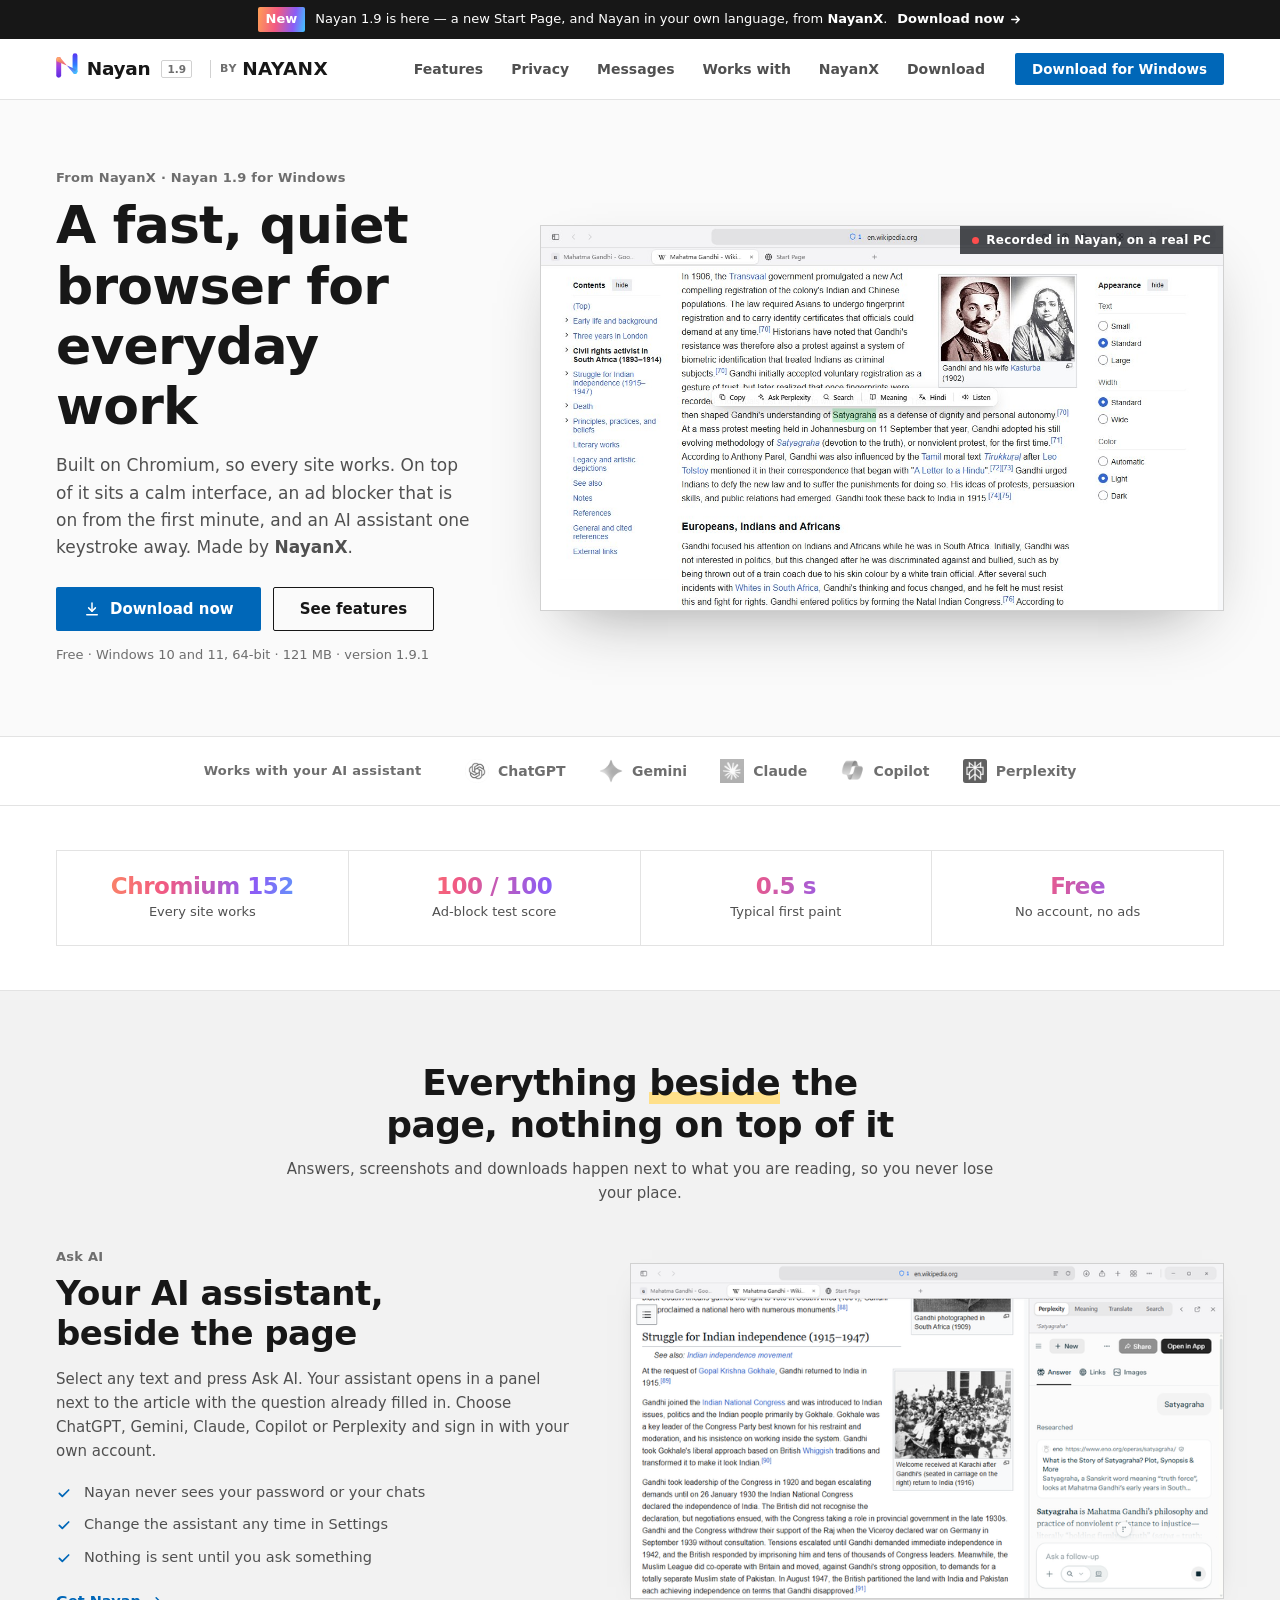
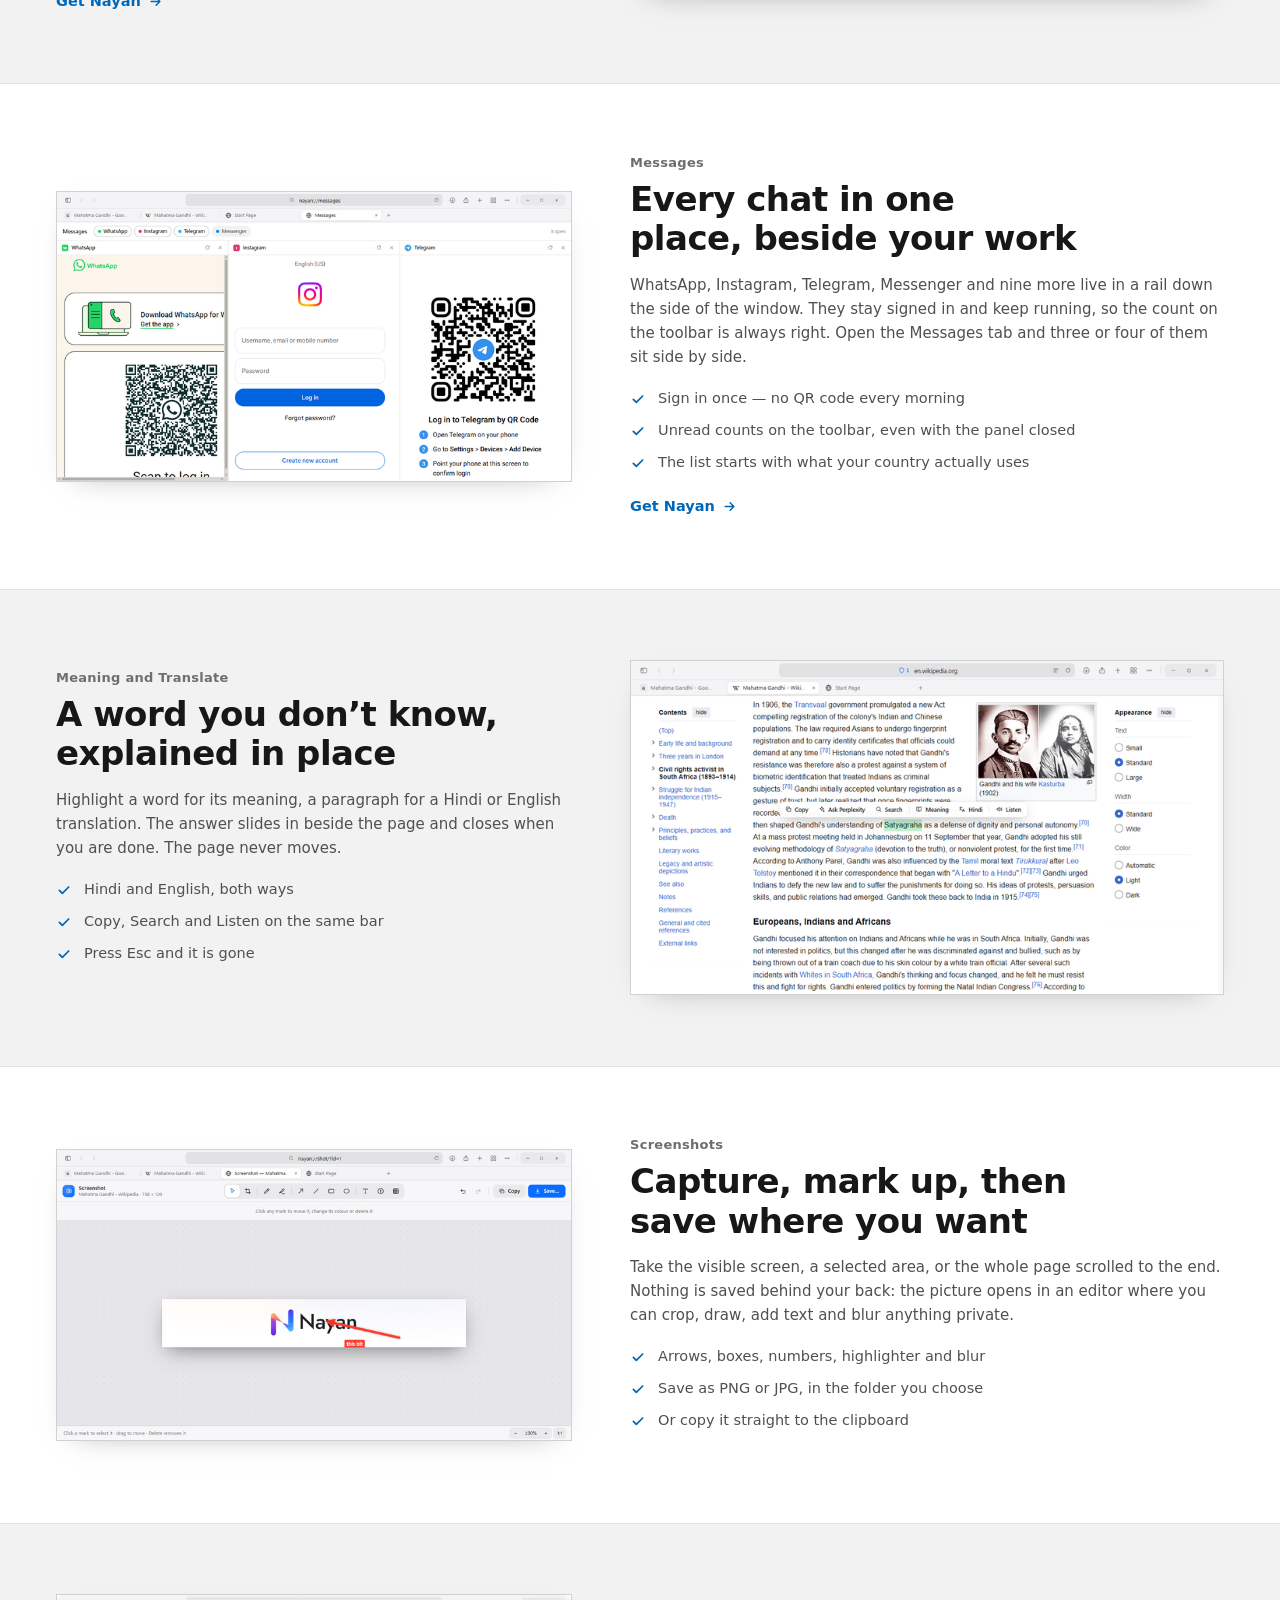
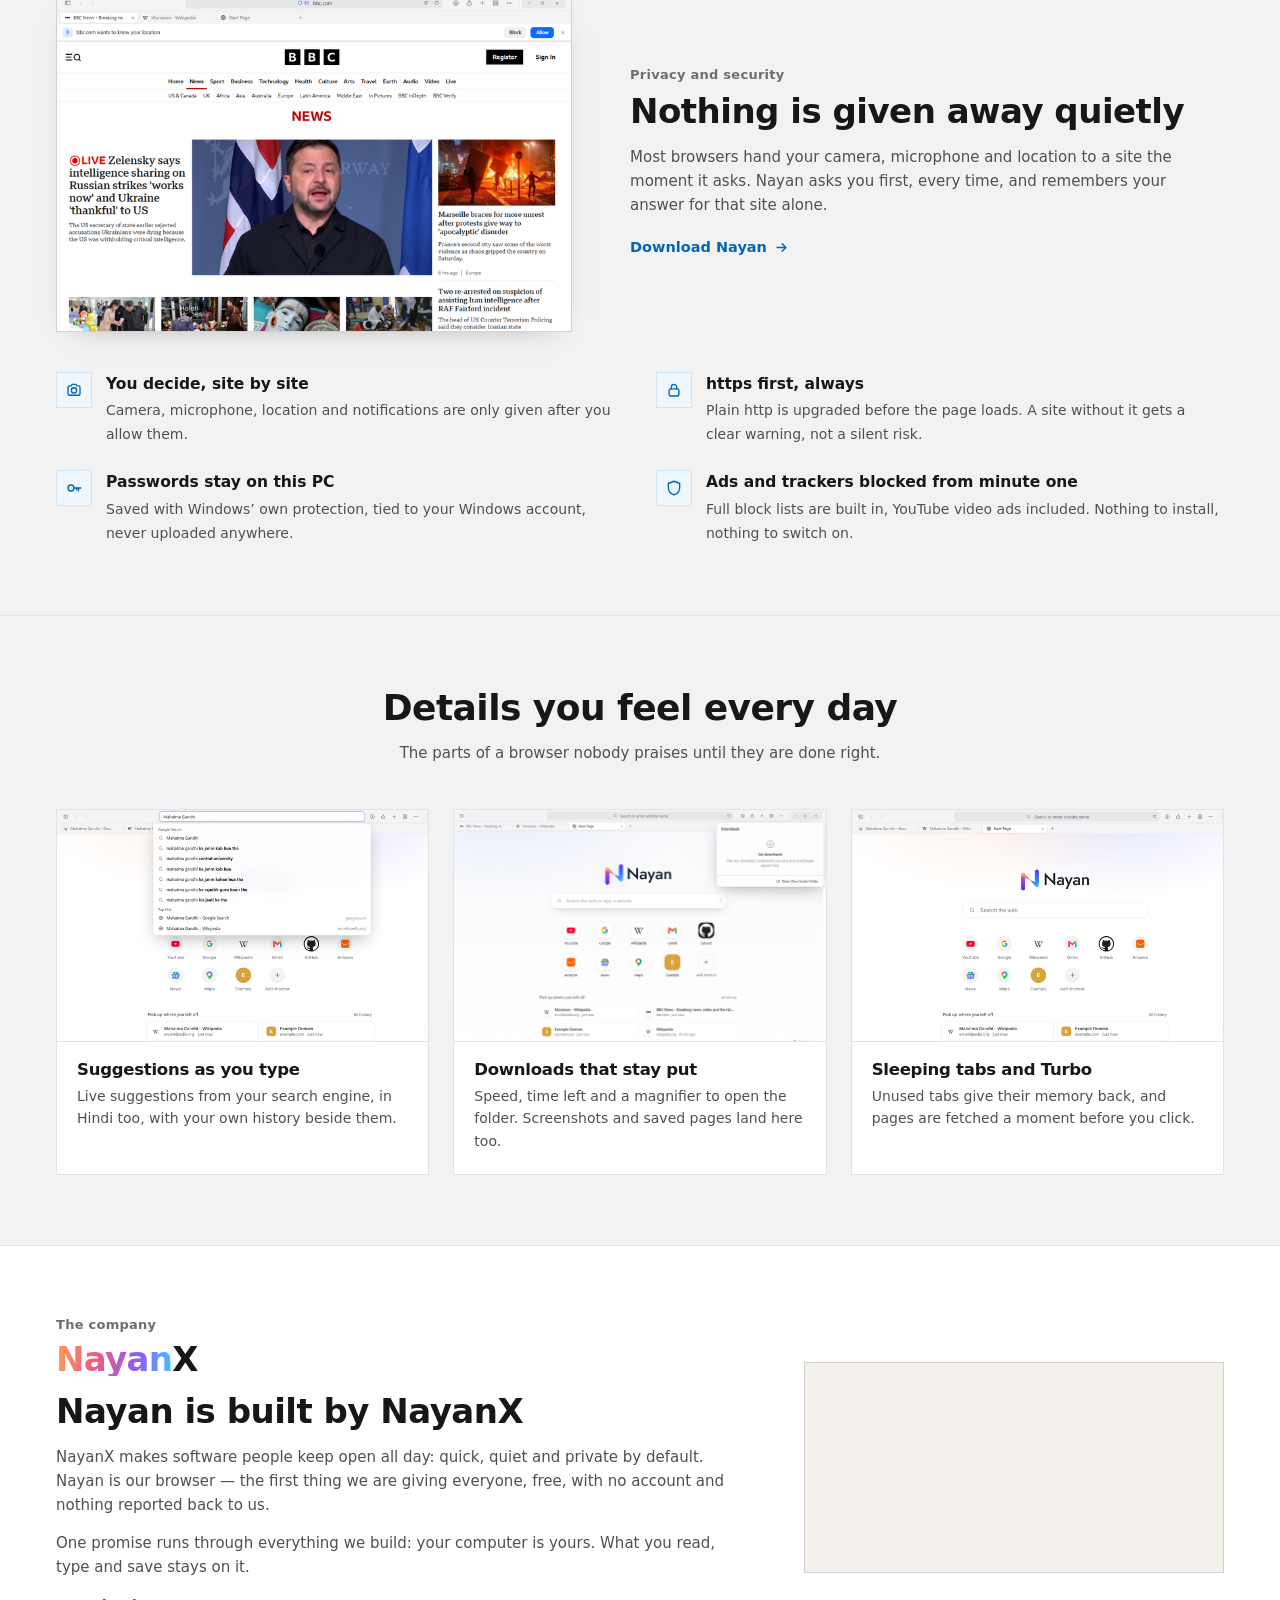
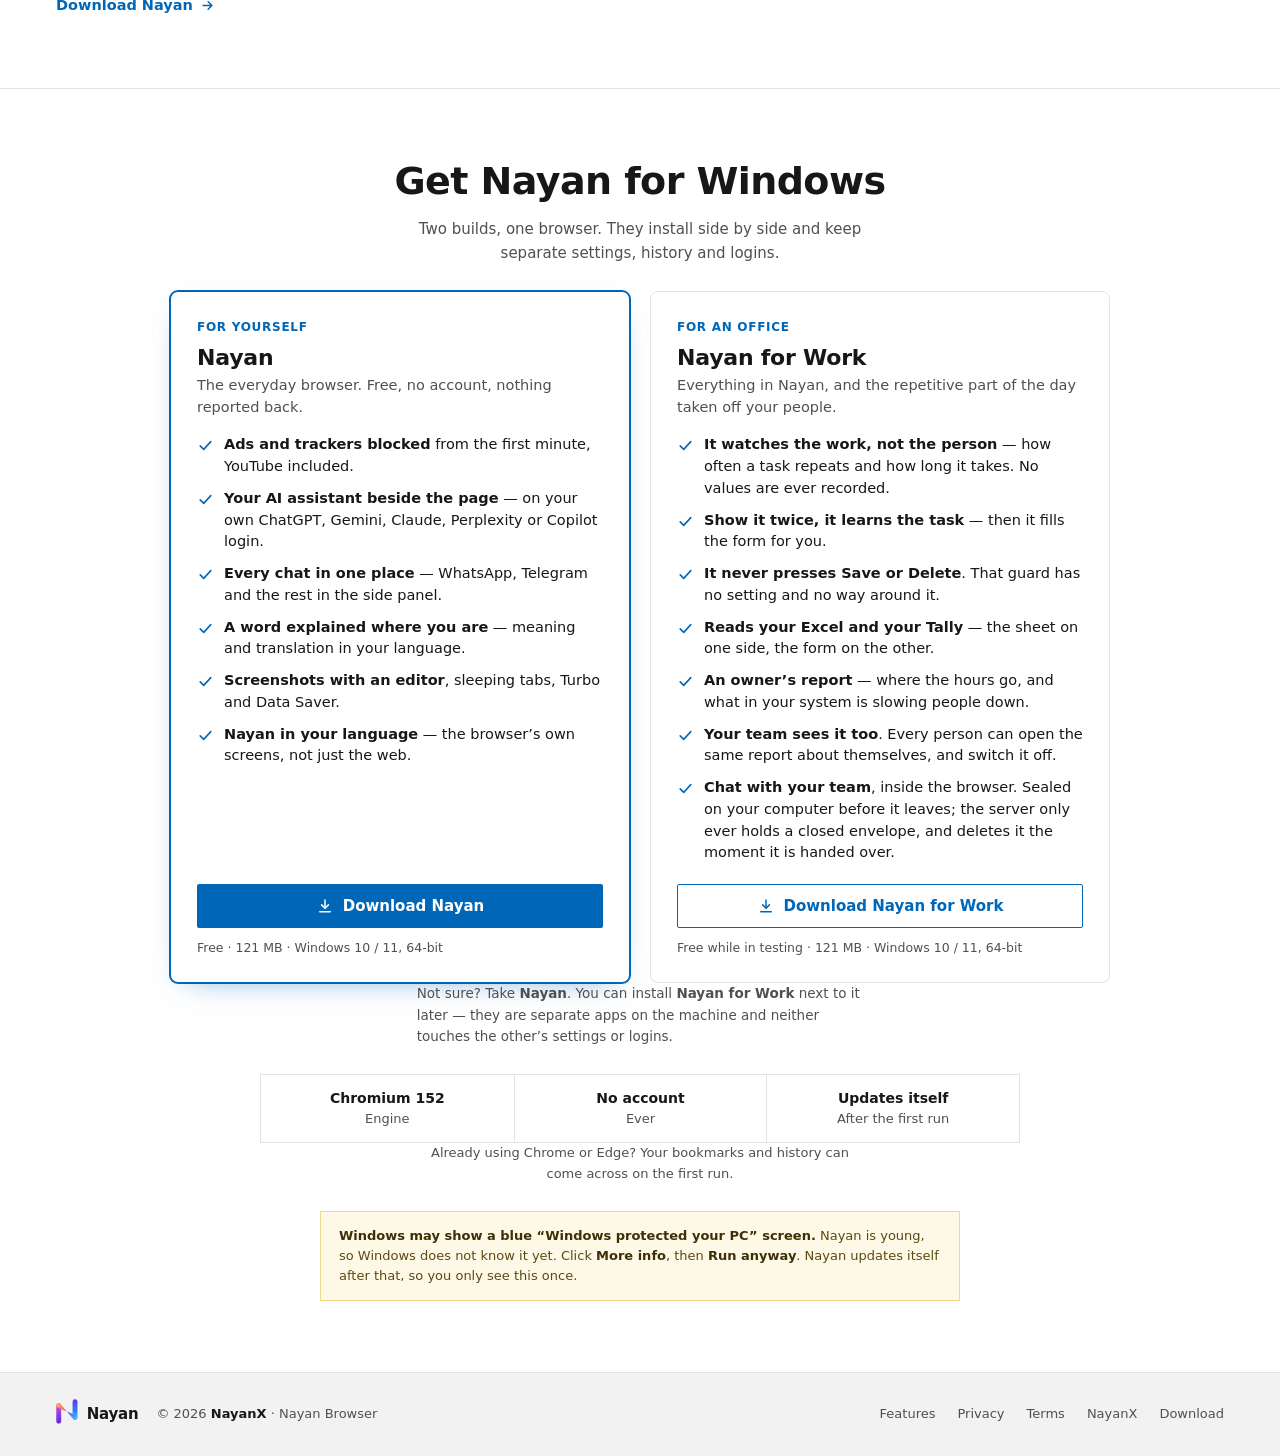
<file: docs/index.html>
<!doctype html>
<html lang="en">
<head>
<meta charset="utf-8">
<meta name="viewport" content="width=device-width, initial-scale=1">
<title>Nayan — a fast, quiet browser for Windows, by NayanX</title>
<meta name="description" content="Nayan is a free browser for Windows from NayanX. Ads and trackers blocked from the first minute, your AI assistant beside the page, and nothing reported back to us.">
<link rel="icon" href="img/icon.png">
<link rel="canonical" href="https://nayan.suryabharti.in/">
<meta property="og:type" content="website">
<meta property="og:site_name" content="NayanX">
<meta property="og:title" content="Nayan — a fast, quiet browser for Windows">
<meta property="og:description" content="Free, from NayanX. Ads and trackers blocked, your AI assistant beside the page, nothing reported back to us.">
<meta property="og:image" content="https://nayan.suryabharti.in/img/poster.jpg">
<meta property="og:url" content="https://nayan.suryabharti.in/">
<meta name="twitter:card" content="summary_large_image">
<meta name="theme-color" content="#171717">
</head>
<body>
<style>
/* Microsoft's own look: Segoe UI, white and light-grey bands, one blue, square-ish edges, thin rules, no gradients
   except the product's own logo. Layout: thin top bar, two-column hero, alternating bands, card row, download band. */
:root {
  --bg: #FFFFFF; --band: #F2F2F2; --band-2: #FAFAFA;
  --ink: #171717; --ink-2: #505050; --ink-3: #6E6E6E; --line: #E3E3E3; --line-2: #D1D1D1;
  --blue: #0067B8; --blue-dark: #005499; --blue-light: #EFF6FC;
  --f: "Segoe UI Variable Text", "Segoe UI", system-ui, -apple-system, Roboto, Arial, sans-serif;
  --fd: "Segoe UI Variable Display", "Segoe UI Semibold", "Segoe UI", system-ui, Arial, sans-serif;
  --brand: "Segoe UI Variable Display", "Segoe UI", system-ui, Arial, sans-serif;
  color-scheme: light;
}
* { box-sizing: border-box; }
body { margin: 0; background: var(--bg); color: var(--ink); font: 400 15px/1.6 var(--f); -webkit-font-smoothing: antialiased; overflow-x: hidden; }
img { max-width: 100%; display: block; height: auto; }
a { color: var(--blue); }
h1, h2, h3, h4 { margin: 0; font-family: var(--fd); font-weight: 600; letter-spacing: -.015em; line-height: 1.16; text-wrap: balance; }
p { margin: 0; }
.wrap { max-width: 1200px; margin: 0 auto; padding-left: max(16px, env(safe-area-inset-left, 0px)); padding-right: max(16px, env(safe-area-inset-right, 0px)); }
.eyebrow { display: block; font: 600 13px var(--f); color: var(--ink-3); letter-spacing: .02em; margin-bottom: 10px; }

/* ---------- announcement strip + top bar ---------- */
.strip { background: #171717; color: #fff; font-size: 13px; }
.strip .wrap { display: flex; align-items: center; justify-content: center; gap: 10px; min-height: 36px; padding-block: 7px; text-align: center; flex-wrap: wrap; }
.strip .new { font-weight: 600; padding: 2px 8px; border-radius: 2px; background: linear-gradient(100deg, #FF9F55, #F25A82 40%, #8B5CF6 75%, #3FC6FF); }
.strip a { color: #fff; font-weight: 600; text-decoration: none; display: inline-flex; align-items: center; gap: 5px; }
.strip a:hover { text-decoration: underline; }
.strip svg { width: 13px; height: 13px; stroke: currentColor; fill: none; stroke-width: 2.4; stroke-linecap: round; stroke-linejoin: round; }

.nav { position: sticky; top: env(safe-area-inset-top, 0px); z-index: 30; background: rgba(255,255,255,.88); backdrop-filter: blur(16px) saturate(180%);
  border-bottom: 1px solid var(--line); transition: box-shadow .2s, background .2s; }
.nav.stuck { box-shadow: 0 1px 10px rgba(0,0,0,.07); background: rgba(255,255,255,.95); }
.nav::after { content: ""; position: absolute; left: 0; right: 0; bottom: -1px; height: 2px; opacity: 0;
  background: linear-gradient(100deg, #FF9F55, #F25A82 32%, #8B5CF6 66%, #3FC6FF); transition: opacity .25s; }
.nav.stuck::after { opacity: 1; }
body::before { content: ""; position: fixed; inset: 0 0 auto; height: env(safe-area-inset-top, 0px); z-index: 31; background: #171717; }
.nav .wrap { display: flex; align-items: center; gap: 28px; height: 60px; }
.brand { display: flex; align-items: center; gap: 9px; text-decoration: none; color: var(--ink); }
.brand svg { height: 25px; width: auto; overflow: visible; }
.brand b { font: 600 18.5px/1 var(--brand); letter-spacing: -.015em; }
.brand .ver { font: 600 10.5px/1 var(--f); color: var(--ink-3); border: 1px solid var(--line-2); border-radius: 2px; padding: 3px 5px; margin-left: 2px; }
.links { margin-left: auto; display: flex; gap: 4px; align-items: center; }
.links a.nl { text-decoration: none; font-size: 14px; font-weight: 600; color: var(--ink-2); padding: 8px 12px; position: relative; }
.links a.nl:hover { color: var(--ink); }
.links a.nl::after { content: ""; position: absolute; left: 12px; right: 12px; bottom: 2px; height: 2px; background: var(--blue); transform: scaleX(0); transform-origin: left; transition: transform .22s; }
.links a.nl:hover::after { transform: scaleX(1); }
.links .btn { margin-left: 14px; }
@media (max-width: 860px) { .links a.nl { display: none; } .links .btn { margin-left: 0; } .brand .ver { display: none; } }

/* ---------- works with (thin band) ---------- */
.avail { background: var(--bg); border-bottom: 1px solid var(--line); }
.avail .wrap { display: flex; align-items: center; justify-content: center; gap: clamp(18px, 3.4vw, 46px); padding-block: 22px; flex-wrap: wrap; }
.avail .lbl { font-size: 13px; font-weight: 600; color: var(--ink-3); letter-spacing: .02em; white-space: nowrap; }
.avail .logos { display: flex; align-items: center; gap: clamp(16px, 2.6vw, 38px); flex-wrap: wrap; justify-content: center; }
.avail .one { display: flex; align-items: center; gap: 9px; filter: grayscale(1); opacity: .62; transition: filter .25s, opacity .25s, transform .25s; }
.avail .one:hover { filter: none; opacity: 1; transform: translateY(-1px); }
.avail .one img { width: 24px; height: 24px; object-fit: contain; }
.avail .one span { font-size: 14px; font-weight: 600; color: var(--ink); white-space: nowrap; }
@media (max-width: 620px) { .avail .one span { display: none; } .avail .one img { width: 28px; height: 28px; } }

/* ---------- buttons ---------- */
.btn { position: relative; overflow: hidden; display: inline-flex; align-items: center; justify-content: center; gap: 9px; min-height: 44px; padding: 0 26px; border: 1px solid transparent; border-radius: 2px;
  font: 600 15px var(--f); color: #fff; background: var(--blue); cursor: pointer; text-decoration: none; transition: background .15s, box-shadow .2s, transform .12s; }
.btn:hover { background: var(--blue-dark); box-shadow: 0 6px 18px -8px rgba(0,103,184,.8); transform: translateY(-1px); }
.btn:active { transform: translateY(0); }
.btn::after { content: ""; position: absolute; top: 0; bottom: 0; width: 55%; left: -70%; transform: skewX(-20deg);
  background: linear-gradient(90deg, transparent, rgba(255,255,255,.28), transparent); transition: left .6s; }
.btn:hover::after { left: 130%; }
.btn.sm { min-height: 32px; padding: 0 16px; font-size: 13.5px; }
.btn.alt { background: transparent; color: var(--ink); border-color: var(--ink); }
.btn.alt:hover { background: rgba(0,0,0,.05); }
.btn svg { width: 18px; height: 18px; stroke: currentColor; fill: none; stroke-width: 2; stroke-linecap: round; stroke-linejoin: round; }
a:focus-visible, .btn:focus-visible { outline: 2px solid var(--ink); outline-offset: 2px; }
.link { display: inline-flex; align-items: center; gap: 7px; color: var(--blue); font-weight: 600; text-decoration: none; font-size: 14.5px; }
.link:hover { text-decoration: underline; }
.link svg { width: 15px; height: 15px; stroke: currentColor; fill: none; stroke-width: 2.4; stroke-linecap: round; stroke-linejoin: round; }

/* ---------- hero ---------- */
.hero { background: var(--band-2); border-bottom: 1px solid var(--line); }
.hero .wrap { display: grid; grid-template-columns: minmax(0, 420px) minmax(0, 1fr); gap: clamp(28px, 5vw, 72px); align-items: center; padding-block: clamp(40px, 5.5vw, 72px); }
.hero h1 { font-size: clamp(32px, 4.4vw, 52px); font-weight: 600; margin-bottom: 16px; }
.hero p.lead { color: var(--ink-2); font-size: clamp(15px, 1.4vw, 17px); margin-bottom: 26px; }
.hero .cta { display: flex; gap: 12px; flex-wrap: wrap; }
.hero .meta { margin-top: 14px; color: var(--ink-3); font-size: 13px; }
.shot { border: 1px solid var(--line-2); background: #fff; position: relative; }
.hero .shot { box-shadow: 0 24px 60px -30px rgba(23,23,23,.4); }
.hero .shot::before { content: ""; position: absolute; inset: -28px -20px -10px; z-index: -1; border-radius: 50%; filter: blur(60px);
  background: radial-gradient(60% 60% at 30% 40%, rgba(124,77,255,.22), transparent 70%), radial-gradient(60% 60% at 75% 55%, rgba(63,198,255,.22), transparent 70%); }
@media (max-width: 900px) { .hero .wrap { grid-template-columns: 1fr; } }

/* ---------- bands ---------- */
.band { border-bottom: 1px solid var(--line); }
.band.grey { background: var(--band); }
.band .wrap { padding-block: clamp(44px, 5.5vw, 76px); }
.split { display: grid; grid-template-columns: minmax(0, 1fr) minmax(0, 1.15fr); gap: clamp(26px, 4.5vw, 64px); align-items: center; }
.split.rev .txt { order: 2; }
.split h2 { font-size: clamp(24px, 2.9vw, 34px); margin-bottom: 14px; }
.split > .txt > p { color: var(--ink-2); margin-bottom: 18px; }
.split ul { margin: 0 0 20px; padding: 0; list-style: none; display: flex; flex-direction: column; gap: 9px; }
.split li { display: grid; grid-template-columns: 18px 1fr; gap: 10px; font-size: 14.5px; color: var(--ink-2); }
.split li svg { width: 16px; height: 16px; margin-top: 4px; stroke: var(--blue); fill: none; stroke-width: 2.6; stroke-linecap: round; stroke-linejoin: round; }
@media (max-width: 900px) { .split { grid-template-columns: 1fr; } .split.rev .txt { order: 0; } }

/* ---------- section heading ---------- */
.head { max-width: 740px; margin-bottom: clamp(28px, 4vw, 44px); }
.head h2 { font-size: clamp(24px, 3vw, 36px); margin-bottom: 12px; }
.head p { color: var(--ink-2); }
.center { text-align: center; margin-left: auto; margin-right: auto; }

/* ---------- stats ---------- */
.stats { display: grid; grid-template-columns: repeat(4, 1fr); gap: 1px; background: var(--line); border: 1px solid var(--line); }
.stats div { background: var(--bg); padding: 22px 16px; text-align: center; }
.stats b { display: block; font: 600 23px var(--fd); letter-spacing: -.02em;
  background: linear-gradient(100deg, #FF9F55, #F25A82 35%, #8B5CF6 70%, #3FC6FF); -webkit-background-clip: text; background-clip: text; color: transparent; }
.stats div { transition: background .2s; } .stats div:hover { background: var(--band-2); }
.stats span { font-size: 13px; color: var(--ink-2); }
@media (max-width: 760px) { .stats { grid-template-columns: repeat(2, 1fr); } }

/* ---------- cards ---------- */
.cards { display: grid; grid-template-columns: repeat(3, minmax(0, 1fr)); gap: 24px; }
.card { background: var(--bg); border: 1px solid var(--line); display: flex; flex-direction: column; transition: transform .2s, box-shadow .2s, border-color .2s; }
.card:hover { transform: translateY(-3px); box-shadow: 0 16px 34px -20px rgba(23,23,23,.4); border-color: var(--line-2); }
.card .thumb { border-bottom: 1px solid var(--line); overflow: hidden; aspect-ratio: 16/10; background: var(--band); }
.card .thumb img { width: 100%; height: 100%; object-fit: cover; object-position: top left; }
.card .cap { padding: 18px 20px 22px; }
.card h4 { font-size: 16.5px; margin-bottom: 6px; }
.card p { color: var(--ink-2); font-size: 14px; }
@media (max-width: 900px) { .cards { grid-template-columns: 1fr; } }

/* ---------- privacy list ---------- */
.plist { display: grid; grid-template-columns: repeat(2, minmax(0, 1fr)); gap: 24px 32px; margin-top: clamp(26px, 3.5vw, 40px); }
.pitem { display: grid; grid-template-columns: 36px 1fr; gap: 14px; align-items: start; }
.pitem .ic { width: 36px; height: 36px; display: grid; place-items: center; background: var(--blue-light); border: 1px solid #CFE4F7; }
.pitem svg { width: 18px; height: 18px; stroke: var(--blue); fill: none; stroke-width: 1.8; stroke-linecap: round; stroke-linejoin: round; }
.pitem b { display: block; font-weight: 600; font-size: 15.5px; margin-bottom: 2px; }
.pitem span { color: var(--ink-2); font-size: 14px; }
@media (max-width: 760px) { .plist { grid-template-columns: 1fr; } }

/* ---------- download ---------- */
.get { text-align: center; }
.get h2 { font-size: clamp(26px, 3.2vw, 38px); margin-bottom: 14px; }
.get p { color: var(--ink-2); max-width: 52ch; margin: 0 auto 26px; }
.specs { display: flex; gap: 0; justify-content: center; flex-wrap: wrap; margin-top: 26px; border: 1px solid var(--line); max-width: 760px; margin-left: auto; margin-right: auto; }
.specs span { flex: 1 1 150px; padding: 12px 10px; font-size: 13px; color: var(--ink-2); border-left: 1px solid var(--line); background: var(--bg); }
.specs span:first-child { border-left: 0; }
.specs b { display: block; color: var(--ink); font-weight: 600; font-size: 14px; }
.note { margin-top: 20px; font-size: 13px; color: var(--ink-3); }
.warn { max-width: 640px; margin: 18px auto 0; padding: 14px 18px; border: 1px solid #F2D98E; background: #FEF8E7;
  font-size: 13px; line-height: 1.55; color: #5C4813; text-align: left; }
.warn b { color: #3D2F06; }
.toast { position: fixed; left: 50%; bottom: calc(20px + env(safe-area-inset-bottom, 0px)); transform: translateX(-50%); background: #171717; color: #fff;
  padding: 11px 18px; border-radius: 2px; font-size: 14px; z-index: 50; }

/* ---------- footer ---------- */
footer { background: var(--band); color: var(--ink-2); font-size: 13px; }
footer .wrap { padding-block: 26px; display: flex; gap: 18px; align-items: center; flex-wrap: wrap; }
footer a { color: var(--ink-2); text-decoration: none; }
footer a:hover { text-decoration: underline; }
footer .right { margin-left: auto; display: flex; gap: 22px; flex-wrap: wrap; }
/* images lift a little so the page feels alive without moving much */
.split .shot { transition: transform .25s, box-shadow .25s; box-shadow: 0 10px 30px -22px rgba(23,23,23,.5); }
.split .shot:hover { transform: translateY(-3px); box-shadow: 0 20px 44px -24px rgba(23,23,23,.45); }
.head h2 .u { display: inline-block; background: linear-gradient(180deg, transparent 72%, #FFE08A 72%); }
/* ---------- the maker's name, beside the product's ---------- */
.by { display: inline-flex; align-items: center; gap: 5px; font: 600 11px var(--f); letter-spacing: .06em; text-transform: uppercase;
  color: var(--ink-3); border-left: 1px solid var(--line-2); margin-left: 9px; padding-left: 9px; white-space: nowrap; }
.by b { color: var(--ink); font-weight: 700; letter-spacing: .02em; }
@media (max-width: 700px) { .nav .by { display: none; } }

/* ---------- film ---------- */
.vid { position: relative; border: 1px solid var(--line-2); background: #0B0D12; overflow: hidden; }
.vid video { display: block; width: 100%; height: auto; }
.hero .vid { box-shadow: 0 26px 64px -30px rgba(23,23,23,.45); }
.hero .vid::before { content: ""; position: absolute; inset: -30px -22px -12px; z-index: -1; border-radius: 50%; filter: blur(62px);
  background: radial-gradient(60% 60% at 30% 40%, rgba(124,77,255,.22), transparent 70%), radial-gradient(60% 60% at 75% 55%, rgba(63,198,255,.22), transparent 70%); }
.vid .tag { position: absolute; right: 0; top: 0; display: flex; align-items: center; gap: 7px; padding: 7px 12px;
  background: rgba(11,13,18,.72); color: #fff; font: 600 12px var(--f); letter-spacing: .02em; }
.vid .dot { width: 7px; height: 7px; border-radius: 50%; background: #FF4D4D; animation: blip 1.6s infinite; }
@keyframes blip { 0%, 100% { opacity: 1; } 50% { opacity: .25; } }

/* ---------- the company band ---------- */
.nx .wrap { display: grid; grid-template-columns: minmax(0, 1fr) minmax(0, 420px); gap: clamp(26px, 4.5vw, 64px); align-items: center; }
.nx h2 { font-size: clamp(24px, 3vw, 34px); margin-bottom: 14px; }
.nx p { color: var(--ink-2); margin-bottom: 14px; }
.nx .mark { display: inline-flex; align-items: baseline; font: 700 34px/1 var(--fd); letter-spacing: -.02em; margin-bottom: 16px; }
.nx .mark i { font-style: normal; background: linear-gradient(100deg, #FF9F55, #F25A82 35%, #8B5CF6 70%, #3FC6FF);
  -webkit-background-clip: text; background-clip: text; color: transparent; }
.nx .film { border: 1px solid var(--line-2); overflow: hidden; background: #F4F1ED; }
.nx .film video { display: block; width: 100%; height: auto; }
@media (max-width: 900px) { .nx .wrap { grid-template-columns: 1fr; } }

@media (prefers-reduced-motion: reduce) { *, .btn::after { transition: none !important; } }

/* --- Download ke do raaste --- */
.picks { display: grid; grid-template-columns: repeat(2, minmax(0, 1fr)); gap: 20px; margin: 26px auto 0; max-width: 940px; text-align: left; }
.pick { display: flex; flex-direction: column; background: var(--bg); border: 1px solid var(--line); border-radius: 8px; padding: 26px 26px 24px; }
.pick.on { border-color: var(--blue); box-shadow: 0 0 0 1px var(--blue), 0 10px 30px -18px rgba(0,103,184,.7); }
.pick .kind { font-size: 12px; font-weight: 600; letter-spacing: .06em; text-transform: uppercase; color: var(--blue); }
.pick h3 { margin: 8px 0 4px; font-size: 22px; font-weight: 600; letter-spacing: -.01em; }
.pick .who { margin: 0 0 16px; color: var(--ink-2, #616161); font-size: 14.5px; line-height: 1.5; }
.pick ul { list-style: none; margin: 0 0 20px; padding: 0; display: flex; flex-direction: column; gap: 10px; }
.pick li { display: flex; gap: 10px; align-items: flex-start; font-size: 14.5px; line-height: 1.5; }
.pick li svg { width: 17px; height: 17px; flex: none; margin-top: 3px; stroke: var(--blue); fill: none; stroke-width: 2.2; stroke-linecap: round; stroke-linejoin: round; }
.pick li b { font-weight: 600; }
.pick .foot { margin-top: auto; }
.pick .btn { width: 100%; }
.pick .btn.ghost { background: var(--bg); color: var(--blue); border-color: var(--blue); }
.pick .btn.ghost:hover { background: var(--blue-light); color: var(--blue-dark); box-shadow: none; transform: none; }
.pick .sz { display: block; margin-top: 10px; font-size: 12.5px; color: var(--ink-2, #616161); }
.bothnote { max-width: 940px; margin: 18px auto 0; text-align: left; font-size: 13.5px; line-height: 1.6; color: var(--ink-2, #616161); }
@media (max-width: 860px) { .picks { grid-template-columns: 1fr; } }

/* --- Download chunne wala panna --- */
.dlg { position: fixed; inset: 0; z-index: 90; display: none; place-items: center; padding: 20px;
  background: rgba(23,23,23,.55); }
.dlg.on { display: grid; }
.dlg .sheet { width: min(760px, 100%); max-height: 90vh; overflow-y: auto; background: var(--bg);
  border-radius: 8px; box-shadow: 0 30px 80px -20px rgba(0,0,0,.5); padding: 30px 30px 26px; }
.dlg h3 { margin: 0 0 4px; font-size: 25px; font-weight: 600; letter-spacing: -.015em; }
.dlg .s { margin: 0 0 20px; color: var(--ink-2, #616161); font-size: 14.5px; }
.dlg .two { display: grid; grid-template-columns: repeat(2, minmax(0, 1fr)); gap: 16px; }
.dlg .opt { display: flex; flex-direction: column; border: 1px solid var(--line); border-radius: 8px; padding: 20px; text-align: left; }
.dlg .opt.on { border-color: var(--blue); box-shadow: 0 0 0 1px var(--blue); }
.dlg .opt .kind { font-size: 11.5px; font-weight: 600; letter-spacing: .06em; text-transform: uppercase; color: var(--blue); }
.dlg .opt h4 { margin: 7px 0 5px; font-size: 19px; font-weight: 600; }
.dlg .opt p { margin: 0 0 14px; font-size: 14px; line-height: 1.5; color: var(--ink-2, #616161); }
.dlg .opt ul { list-style: none; margin: 0 0 18px; padding: 0; display: flex; flex-direction: column; gap: 7px; }
.dlg .opt li { display: flex; gap: 8px; align-items: flex-start; font-size: 13.5px; line-height: 1.45; }
.dlg .opt li svg { width: 15px; height: 15px; flex: none; margin-top: 2px; stroke: var(--blue); fill: none; stroke-width: 2.3; stroke-linecap: round; stroke-linejoin: round; }
.dlg .opt .btn { margin-top: auto; width: 100%; }
.dlg .opt .btn.ghost { background: var(--bg); color: var(--blue); border-color: var(--blue); }
.dlg .opt .btn.ghost:hover { background: var(--blue-light); color: var(--blue-dark); box-shadow: none; transform: none; }
.dlg .sz { display: block; margin-top: 9px; font-size: 12px; color: var(--ink-2, #616161); }
.dlg .end { display: flex; justify-content: space-between; align-items: center; margin-top: 20px; gap: 14px; flex-wrap: wrap; }
.dlg .end p { margin: 0; font-size: 13px; color: var(--ink-2, #616161); }
.dlg .x { border: 1px solid var(--line); border-radius: 6px; background: var(--bg); min-height: 36px; padding: 0 16px; font-size: 14px; cursor: pointer; }
.dlg .x:hover { background: var(--band); }
@media (max-width: 720px) { .dlg .two { grid-template-columns: 1fr; } .dlg .sheet { padding: 22px 20px 20px; } }
</style>

<div class="strip">
  <div class="wrap">
    <span class="new">New</span>
    <span>Nayan <span data-v2>1.9</span> is here — a new Start Page, and Nayan in your own language, from <b>NayanX</b>.</span>
    <a href="#get" data-get>Download now<svg viewBox="0 0 24 24"><path d="M5 12h13M13 6l6 6-6 6"/></svg></a>
  </div>
</div>

<header class="nav" id="nav">
  <div class="wrap">
    <a class="brand" href="#top" aria-label="Nayan, a browser by NayanX"><span id="logo"></span><b>Nayan</b><span class="ver" data-v2>1.9</span><span class="by">by <b>NayanX</b></span></a>
    <nav class="links">
      <a class="nl" href="#features">Features</a>
      <a class="nl" href="#privacy">Privacy</a>
      <a class="nl" href="#messages">Messages</a>
      <a class="nl" href="#works">Works with</a>
      <a class="nl" href="#nayanx">NayanX</a>
      <a class="nl" href="#get">Download</a>
      <a class="btn sm" href="#get" data-get>Download for Windows</a>
    </nav>
  </div>
</header>

<section class="hero" id="top">
  <div class="wrap">
    <div>
      <span class="eyebrow">From NayanX · Nayan <span data-v2>1.9</span> for Windows</span>
      <h1>A fast, quiet browser for everyday work</h1>
      <p class="lead">Built on Chromium, so every site works. On top of it sits a calm interface, an ad blocker that is on from
        the first minute, and an AI assistant one keystroke away. Made by <b>NayanX</b>.</p>
      <div class="cta">
        <a class="btn" href="#get" data-get><svg viewBox="0 0 24 24"><path d="M12 4v11"/><path d="M7.5 10.5L12 15l4.5-4.5"/><path d="M5 19.5h14"/></svg>Download now</a>
        <a class="btn alt" href="#features">See features</a>
      </div>
      <p class="meta">Free · Windows 10 and 11, 64-bit · 121 MB · version <span data-v3>1.9.1</span></p>
    </div>
    <div class="vid">
      <video src="demo.mp4" poster="img/poster.jpg" width="1280" height="720" autoplay muted loop playsinline preload="metadata"
             aria-label="Nayan searching for Mahatma Gandhi, opening Wikipedia, asking the AI about a word, taking a screenshot of a paragraph and switching to dark mode."></video>
      <span class="tag"><span class="dot"></span>Recorded in Nayan, on a real PC</span>
    </div>
  </div>
</section>

<section class="avail" id="works">
  <div class="wrap">
    <span class="lbl">Works with your AI assistant</span>
    <div class="logos">
      <span class="one"><img src="img/ai/chatgpt-128.png" width="128" height="128" loading="lazy" alt=""><span>ChatGPT</span></span>
      <span class="one"><img src="img/ai/gemini-128.png" width="128" height="128" loading="lazy" alt=""><span>Gemini</span></span>
      <span class="one"><img src="img/ai/claude-128.png" width="128" height="128" loading="lazy" alt=""><span>Claude</span></span>
      <span class="one"><img src="img/ai/copilot-128.png" width="128" height="128" loading="lazy" alt=""><span>Copilot</span></span>
      <span class="one"><img src="img/ai/perplexity-128.png" width="128" height="128" loading="lazy" alt=""><span>Perplexity</span></span>
    </div>
  </div>
</section>

<div class="band"><div class="wrap" style="padding-block:clamp(28px,3.5vw,44px)">
  <div class="stats">
    <div><b>Chromium 152</b><span>Every site works</span></div>
    <div><b>100 / 100</b><span>Ad-block test score</span></div>
    <div><b>0.5 s</b><span>Typical first paint</span></div>
    <div><b>Free</b><span>No account, no ads</span></div>
  </div>
</div></div>

<section class="band grey" id="features">
  <div class="wrap">
    <div class="head center">
      <h2>Everything <span class="u">beside</span> the page, nothing on top of it</h2>
      <p>Answers, screenshots and downloads happen next to what you are reading, so you never lose your place.</p>
    </div>
    <div class="split">
      <div class="txt">
        <span class="eyebrow">Ask AI</span>
        <h2>Your AI assistant, beside the page</h2>
        <p>Select any text and press Ask AI. Your assistant opens in a panel next to the article with the question already filled in. Choose ChatGPT, Gemini, Claude, Copilot or Perplexity and sign in with your own account.</p>
        <ul>
          <li><svg viewBox="0 0 24 24"><path d="M5 12.5l4.5 4.5L19 7.5"/></svg>Nayan never sees your password or your chats</li>
          <li><svg viewBox="0 0 24 24"><path d="M5 12.5l4.5 4.5L19 7.5"/></svg>Change the assistant any time in Settings</li>
          <li><svg viewBox="0 0 24 24"><path d="M5 12.5l4.5 4.5L19 7.5"/></svg>Nothing is sent until you ask something</li>
        </ul>
        <a class="link" href="#get" data-get>Get Nayan<svg viewBox="0 0 24 24"><path d="M5 12h13M13 6l6 6-6 6"/></svg></a>
      </div>
      <div class="shot">
        <img src="img/ai.png" srcset="img/ai-760.png 760w, img/ai.png 1280w" sizes="(max-width: 900px) 100vw, 640px"
             width="1280" height="720" loading="lazy" alt="A Wikipedia article with the Nayan side panel open, an assistant answering a question about a word from the page.">
      </div>
    </div>
  </div>
</section>

<section class="band">
  <div class="wrap">
    <div class="split rev" id="messages">
      <div class="txt">
        <span class="eyebrow">Messages</span>
        <h2>Every chat in one place, beside your work</h2>
        <p>WhatsApp, Instagram, Telegram, Messenger and nine more live in a rail down the side of the window. They
          stay signed in and keep running, so the count on the toolbar is always right. Open the Messages tab and
          three or four of them sit side by side.</p>
        <ul>
          <li><svg viewBox="0 0 24 24"><path d="M5 12.5l4.5 4.5L19 7.5"/></svg>Sign in once &mdash; no QR code every morning</li>
          <li><svg viewBox="0 0 24 24"><path d="M5 12.5l4.5 4.5L19 7.5"/></svg>Unread counts on the toolbar, even with the panel closed</li>
          <li><svg viewBox="0 0 24 24"><path d="M5 12.5l4.5 4.5L19 7.5"/></svg>The list starts with what your country actually uses</li>
        </ul>
        <a class="link" href="#get" data-get>Get Nayan<svg viewBox="0 0 24 24"><path d="M5 12h13M13 6l6 6-6 6"/></svg></a>
      </div>
      <div class="shot">
        <img src="img/messages.png" srcset="img/messages-760.png 760w, img/messages.png 1280w" sizes="(max-width: 900px) 100vw, 640px"
             width="1280" height="720" loading="lazy" alt="The Nayan Messages tab with WhatsApp, Instagram and Telegram open side by side in three columns.">
      </div>
    </div>
  </div>
</section>

<section class="band grey">
  <div class="wrap">
    <div class="split">
      <div class="txt">
        <span class="eyebrow">Meaning and Translate</span>
        <h2>A word you don’t know, explained in place</h2>
        <p>Highlight a word for its meaning, a paragraph for a Hindi or English translation. The answer slides in beside the page and closes when you are done. The page never moves.</p>
        <ul>
          <li><svg viewBox="0 0 24 24"><path d="M5 12.5l4.5 4.5L19 7.5"/></svg>Hindi and English, both ways</li>
          <li><svg viewBox="0 0 24 24"><path d="M5 12.5l4.5 4.5L19 7.5"/></svg>Copy, Search and Listen on the same bar</li>
          <li><svg viewBox="0 0 24 24"><path d="M5 12.5l4.5 4.5L19 7.5"/></svg>Press Esc and it is gone</li>
        </ul>
      </div>
      <div class="shot">
        <img src="img/panel.png" srcset="img/panel-760.png 760w, img/panel.png 1280w" sizes="(max-width: 900px) 100vw, 640px"
             width="1280" height="720" loading="lazy" alt="A word selected on Wikipedia, with Copy, Ask AI, Search, Meaning, Hindi and Listen offered right under it.">
      </div>
    </div>
  </div>
</section>

<section class="band">
  <div class="wrap">
    <div class="split rev">
      <div class="txt">
        <span class="eyebrow">Screenshots</span>
        <h2>Capture, mark up, then save where you want</h2>
        <p>Take the visible screen, a selected area, or the whole page scrolled to the end. Nothing is saved behind your back: the picture opens in an editor where you can crop, draw, add text and blur anything private.</p>
        <ul>
          <li><svg viewBox="0 0 24 24"><path d="M5 12.5l4.5 4.5L19 7.5"/></svg>Arrows, boxes, numbers, highlighter and blur</li>
          <li><svg viewBox="0 0 24 24"><path d="M5 12.5l4.5 4.5L19 7.5"/></svg>Save as PNG or JPG, in the folder you choose</li>
          <li><svg viewBox="0 0 24 24"><path d="M5 12.5l4.5 4.5L19 7.5"/></svg>Or copy it straight to the clipboard</li>
        </ul>
      </div>
      <div class="shot">
        <img src="img/editor.png" srcset="img/editor-760.png 760w, img/editor.png 1280w" sizes="(max-width: 900px) 100vw, 640px"
             width="1280" height="720" loading="lazy" alt="The Nayan screenshot editor: a paragraph captured from Wikipedia with a yellow highlight, a red arrow and a label.">
      </div>
    </div>
  </div>
</section>

<section class="band grey" id="privacy">
  <div class="wrap">
    <div class="split rev">
      <div class="txt">
        <span class="eyebrow">Privacy and security</span>
        <h2>Nothing is given away quietly</h2>
        <p>Most browsers hand your camera, microphone and location to a site the moment it asks. Nayan asks you first, every time, and remembers your answer for that site alone.</p>
        <a class="link" href="#get" data-get>Download Nayan<svg viewBox="0 0 24 24"><path d="M5 12h13M13 6l6 6-6 6"/></svg></a>
      </div>
      <div class="shot">
        <img src="img/perm.png" srcset="img/perm-760.png 760w, img/perm.png 1320w" sizes="(max-width: 900px) 100vw, 640px"
             width="1320" height="860" loading="lazy" alt="Nayan asking whether bbc.com may know your location, with Block and Allow buttons under the address bar.">
      </div>
    </div>
    <div class="plist">
      <div class="pitem"><span class="ic"><svg viewBox="0 0 24 24"><path d="M4 8.5a2 2 0 0 1 2-2h2l1.5-2h5L16 6.5h2a2 2 0 0 1 2 2V17a2 2 0 0 1-2 2H6a2 2 0 0 1-2-2z"/><circle cx="12" cy="12.5" r="3.5"/></svg></span>
        <div><b>You decide, site by site</b><span>Camera, microphone, location and notifications are only given after you allow them.</span></div></div>
      <div class="pitem"><span class="ic"><svg viewBox="0 0 24 24"><rect x="5.5" y="10.5" width="13" height="9.5" rx="2"/><path d="M8.5 10.5V8a3.5 3.5 0 0 1 7 0v2.5"/></svg></span>
        <div><b>https first, always</b><span>Plain http is upgraded before the page loads. A site without it gets a clear warning, not a silent risk.</span></div></div>
      <div class="pitem"><span class="ic"><svg viewBox="0 0 24 24"><circle cx="8" cy="12" r="4"/><path d="M12 12h9M18 12v3.5M15.5 12v2.5"/></svg></span>
        <div><b>Passwords stay on this PC</b><span>Saved with Windows’ own protection, tied to your Windows account, never uploaded anywhere.</span></div></div>
      <div class="pitem"><span class="ic"><svg viewBox="0 0 24 24"><path d="M12 3l7.5 3v5.5c0 4.6-3.2 8.2-7.5 9.5-4.3-1.3-7.5-4.9-7.5-9.5V6z"/></svg></span>
        <div><b>Ads and trackers blocked from minute one</b><span>Full block lists are built in, YouTube video ads included. Nothing to install, nothing to switch on.</span></div></div>
    </div>
  </div>
</section>

<section class="band grey">
  <div class="wrap">
    <div class="head center"><h2>Details you feel every day</h2><p>The parts of a browser nobody praises until they are done right.</p></div>
    <div class="cards">
      <article class="card">
        <div class="thumb"><img src="img/suggest-760.png" width="760" height="428" loading="lazy" alt="Search suggestions appearing under the Nayan address bar as a word is typed."></div>
        <div class="cap"><h4>Suggestions as you type</h4><p>Live suggestions from your search engine, in Hindi too, with your own history beside them.</p></div>
      </article>
      <article class="card">
        <div class="thumb"><img src="img/downloads-760.png" width="760" height="495" loading="lazy" alt="The Nayan downloads menu in the corner of the window, listing finished files."></div>
        <div class="cap"><h4>Downloads that stay put</h4><p>Speed, time left and a magnifier to open the folder. Screenshots and saved pages land here too.</p></div>
      </article>
      <article class="card">
        <div class="thumb"><img src="img/start-760.png" width="760" height="428" loading="lazy" alt="The Nayan Start Page: one search box and round shortcuts, nothing else."></div>
        <div class="cap"><h4>Sleeping tabs and Turbo</h4><p>Unused tabs give their memory back, and pages are fetched a moment before you click.</p></div>
      </article>
    </div>
  </div>
</section>

<section class="band nx" id="nayanx">
  <div class="wrap">
    <div>
      <span class="eyebrow">The company</span>
      <div class="mark"><i>Nayan</i>X</div>
      <h2>Nayan is built by NayanX</h2>
      <p>NayanX makes software people keep open all day: quick, quiet and private by default. Nayan is our browser &mdash;
        the first thing we are giving everyone, free, with no account and nothing reported back to us.</p>
      <p>One promise runs through everything we build: your computer is yours. What you read, type and save stays on it.</p>
      <a class="link" href="#get" data-get>Download Nayan<svg viewBox="0 0 24 24"><path d="M5 12h13M13 6l6 6-6 6"/></svg></a>
    </div>
    <div class="film">
      <video src="intro.mp4" width="1280" height="720" autoplay muted loop playsinline preload="metadata"
             aria-label="The Nayan logo being drawn, from NayanX."></video>
    </div>
  </div>
</section>

<section class="band get" id="get">
  <div class="wrap">
    <h2>Get Nayan for Windows</h2>
    <p>Two builds, one browser. They install side by side and keep separate settings, history and logins.</p>

    <div class="picks">
      <div class="pick on">
        <span class="kind">For yourself</span>
        <h3>Nayan</h3>
        <p class="who">The everyday browser. Free, no account, nothing reported back.</p>
        <ul>
        <li><svg viewBox="0 0 24 24"><path d="M4.5 12.5l5 5 10-11"/></svg><span><b>Ads and trackers blocked</b> from the first minute, YouTube included.</span></li>
        <li><svg viewBox="0 0 24 24"><path d="M4.5 12.5l5 5 10-11"/></svg><span><b>Your AI assistant beside the page</b> — on your own ChatGPT, Gemini, Claude, Perplexity or Copilot login.</span></li>
        <li><svg viewBox="0 0 24 24"><path d="M4.5 12.5l5 5 10-11"/></svg><span><b>Every chat in one place</b> — WhatsApp, Telegram and the rest in the side panel.</span></li>
        <li><svg viewBox="0 0 24 24"><path d="M4.5 12.5l5 5 10-11"/></svg><span><b>A word explained where you are</b> — meaning and translation in your language.</span></li>
        <li><svg viewBox="0 0 24 24"><path d="M4.5 12.5l5 5 10-11"/></svg><span><b>Screenshots with an editor</b>, sleeping tabs, Turbo and Data Saver.</span></li>
        <li><svg viewBox="0 0 24 24"><path d="M4.5 12.5l5 5 10-11"/></svg><span><b>Nayan in your language</b> — the browser’s own screens, not just the web.</span></li>
        </ul>
        <div class="foot">
          <a class="btn" href="https://github.com/nayanxtech/nayan/releases/latest/download/Nayan-Setup.exe" data-get><svg viewBox="0 0 24 24"><path d="M12 4v11"/><path d="M7.5 10.5L12 15l4.5-4.5"/><path d="M5 19.5h14"/></svg>Download Nayan</a>
          <span class="sz">Free · 121 MB · Windows 10 / 11, 64-bit</span>
        </div>
      </div>

      <div class="pick">
        <span class="kind">For an office</span>
        <h3>Nayan for Work</h3>
        <p class="who">Everything in Nayan, and the repetitive part of the day taken off your people.</p>
        <ul>
        <li><svg viewBox="0 0 24 24"><path d="M4.5 12.5l5 5 10-11"/></svg><span><b>It watches the work, not the person</b> — how often a task repeats and how long it takes. No values are ever recorded.</span></li>
        <li><svg viewBox="0 0 24 24"><path d="M4.5 12.5l5 5 10-11"/></svg><span><b>Show it twice, it learns the task</b> — then it fills the form for you.</span></li>
        <li><svg viewBox="0 0 24 24"><path d="M4.5 12.5l5 5 10-11"/></svg><span><b>It never presses Save or Delete</b>. That guard has no setting and no way around it.</span></li>
        <li><svg viewBox="0 0 24 24"><path d="M4.5 12.5l5 5 10-11"/></svg><span><b>Reads your Excel and your Tally</b> — the sheet on one side, the form on the other.</span></li>
        <li><svg viewBox="0 0 24 24"><path d="M4.5 12.5l5 5 10-11"/></svg><span><b>An owner’s report</b> — where the hours go, and what in your system is slowing people down.</span></li>
        <li><svg viewBox="0 0 24 24"><path d="M4.5 12.5l5 5 10-11"/></svg><span><b>Your team sees it too</b>. Every person can open the same report about themselves, and switch it off.</span></li>
        <li><svg viewBox="0 0 24 24"><path d="M4.5 12.5l5 5 10-11"/></svg><span><b>Chat with your team</b>, inside the browser. Sealed on your computer before it leaves; the server only ever holds a closed envelope, and deletes it the moment it is handed over.</span></li>
        </ul>
        <div class="foot">
          <a class="btn ghost" href="https://github.com/nayanxtech/nayan/releases/latest/download/Nayan-for-Work-Setup.exe" data-get><svg viewBox="0 0 24 24"><path d="M12 4v11"/><path d="M7.5 10.5L12 15l4.5-4.5"/><path d="M5 19.5h14"/></svg>Download Nayan for Work</a>
          <span class="sz">Free while in testing · 121 MB · Windows 10 / 11, 64-bit</span>
        </div>
      </div>
    </div>

    <p class="bothnote">Not sure? Take <b>Nayan</b>. You can install <b>Nayan for Work</b> next to it later &mdash; they are separate apps on the machine and neither touches the other’s settings or logins.</p>
    <div class="specs">
      <span><b>Chromium 152</b>Engine</span>
      <span><b>No account</b>Ever</span>
      <span><b>Updates itself</b>After the first run</span>
    </div>
    <p class="note">Already using Chrome or Edge? Your bookmarks and history can come across on the first run.</p>
    <div class="warn">
      <b>Windows may show a blue &ldquo;Windows protected your PC&rdquo; screen.</b>
      Nayan is young, so Windows does not know it yet. Click <b>More info</b>, then <b>Run anyway</b>.
      Nayan updates itself after that, so you only see this once.
    </div>
  </div>
</section>

<footer>
  <div class="wrap">
    <span class="brand"><span id="logo2"></span><b style="font-size:15px">Nayan</b></span>
    <span>© 2026 <b style="color:var(--ink)">NayanX</b> · Nayan Browser</span>
    <span class="right"><a href="#features">Features</a><a href="privacy.html">Privacy</a><a href="terms.html">Terms</a><a href="#nayanx">NayanX</a><a href="#get">Download</a></span>
  </div>
</footer>

<div class="dlg" id="pick" role="dialog" aria-modal="true" aria-labelledby="pickh">
  <div class="sheet">
    <h3 id="pickh">Which one do you need?</h3>
    <p class="s">Both are free. They install side by side and keep separate settings, history and logins.</p>
    <div class="two">
      <div class="opt on">
        <span class="kind">For yourself</span>
        <h4>Nayan</h4>
        <p>The everyday browser.</p>
        <ul>
          <li><svg viewBox="0 0 24 24"><path d="M4.5 12.5l5 5 10-11"/></svg><span>Ads and trackers blocked from the first minute</span></li>
          <li><svg viewBox="0 0 24 24"><path d="M4.5 12.5l5 5 10-11"/></svg><span>Your AI assistant beside the page, on your own login</span></li>
          <li><svg viewBox="0 0 24 24"><path d="M4.5 12.5l5 5 10-11"/></svg><span>Every chat in one place</span></li>
          <li><svg viewBox="0 0 24 24"><path d="M4.5 12.5l5 5 10-11"/></svg><span>Meaning and translation in your language</span></li>
        </ul>
        <a class="btn" href="https://github.com/nayanxtech/nayan/releases/latest/download/Nayan-Setup.exe" download><svg viewBox="0 0 24 24"><path d="M12 4v11"/><path d="M7.5 10.5L12 15l4.5-4.5"/><path d="M5 19.5h14"/></svg>Download Nayan</a>
        <span class="sz">Free &middot; 121 MB &middot; Windows 10 / 11</span>
      </div>
      <div class="opt">
        <span class="kind">For an office</span>
        <h4>Nayan for Work</h4>
        <p>Everything in Nayan, plus the repetitive part of the day.</p>
        <ul>
          <li><svg viewBox="0 0 24 24"><path d="M4.5 12.5l5 5 10-11"/></svg><span>Learns a task you show it twice, then fills the form</span></li>
          <li><svg viewBox="0 0 24 24"><path d="M4.5 12.5l5 5 10-11"/></svg><span>Never presses Save or Delete — that guard cannot be opened</span></li>
          <li><svg viewBox="0 0 24 24"><path d="M4.5 12.5l5 5 10-11"/></svg><span>Reads your Excel and your Tally</span></li>
          <li><svg viewBox="0 0 24 24"><path d="M4.5 12.5l5 5 10-11"/></svg><span>An owner’s report: where the hours actually go</span></li>
          <li><svg viewBox="0 0 24 24"><path d="M4.5 12.5l5 5 10-11"/></svg><span>Team chat, sealed end to end — nothing kept after it is handed over</span></li>
        </ul>
        <a class="btn ghost" href="https://github.com/nayanxtech/nayan/releases/latest/download/Nayan-for-Work-Setup.exe" download><svg viewBox="0 0 24 24"><path d="M12 4v11"/><path d="M7.5 10.5L12 15l4.5-4.5"/><path d="M5 19.5h14"/></svg>Download for Work</a>
        <span class="sz">Free while in testing &middot; 121 MB</span>
      </div>
    </div>
    <div class="end">
      <p>Not sure? Take <b>Nayan</b> &mdash; you can add <b>Nayan for Work</b> later.</p>
      <button class="x" data-pickx>Close</button>
    </div>
  </div>
</div>

<script>
"use strict";
// The installer always lives at the newest GitHub release, under the same name, so this link never goes stale.
const DOWNLOAD_URL = "https://github.com/nayanxtech/nayan/releases/latest/download/Nayan-Setup.exe";

const LOGO = `<svg viewBox="10 4 80 92" aria-hidden="true"><defs>
<linearGradient id="la" gradientUnits="userSpaceOnUse" x1="0" y1="19" x2="0" y2="95"><stop offset="0" stop-color="#F0547A"/><stop offset=".45" stop-color="#9B3FE6"/><stop offset="1" stop-color="#5B2BE0"/></linearGradient>
<linearGradient id="lb" gradientUnits="userSpaceOnUse" x1="0" y1="5" x2="0" y2="81"><stop offset="0" stop-color="#5A35F2"/><stop offset=".55" stop-color="#2F7BFF"/><stop offset="1" stop-color="#4FD2FF"/></linearGradient>
<linearGradient id="lc" gradientUnits="userSpaceOnUse" x1="12.74" y1="22.68" x2="50" y2="50"><stop offset="0" stop-color="#FFB066"/><stop offset="1" stop-color="#F25A82"/></linearGradient>
<linearGradient id="ld" gradientUnits="userSpaceOnUse" x1="50" y1="50" x2="87.26" y2="77.32"><stop offset="0" stop-color="#7C4DFF"/><stop offset="1" stop-color="#3FC6FF"/></linearGradient></defs>
<g stroke-linecap="round" fill="none"><line x1="20" y1="86" x2="20" y2="28" stroke="url(#la)" stroke-width="18"/><line x1="80" y1="72" x2="80" y2="14" stroke="url(#lb)" stroke-width="18"/></g>
<path d="M14.68 35.26 A9 9 0 0 1 25.32 20.74 L50 50 Z" fill="url(#lc)"/><path d="M85.32 64.74 A9 9 0 0 1 74.68 79.26 L50 50 Z" fill="url(#ld)"/>
<path d="M20 28 L14.68 35.26 L50 50 Z" fill="#3A0A3A" fill-opacity=".08"/><path d="M80 72 L85.32 64.74 L50 50 Z" fill="#0A1A4A" fill-opacity=".12"/></svg>`;
document.getElementById("logo").innerHTML = LOGO;
document.getElementById("logo2").innerHTML = LOGO;

const nav = document.getElementById("nav");
const onScroll = () => nav.classList.toggle("stuck", window.scrollY > 8);
addEventListener("scroll", onScroll, { passive: true }); onScroll();

let toastT = null;
function toast(msg) {
  let t = document.querySelector(".toast");
  if (!t) { t = document.createElement("div"); t.className = "toast"; document.body.appendChild(t); }
  t.textContent = msg; clearTimeout(toastT); toastT = setTimeout(() => t.remove(), 3200);
}
// the films only run while they are on the screen, so the page stays light
const films = [...document.querySelectorAll("video")];
if ("IntersectionObserver" in window) {
  const io = new IntersectionObserver((es) => {
    for (const e of es) { const v = e.target; if (e.isIntersecting) v.play().catch(() => {}); else v.pause(); }
  }, { threshold: .18 });
  for (const v of films) io.observe(v);
}
for (const v of films) v.addEventListener("click", () => { if (v.paused) v.play().catch(() => {}); else v.pause(); });

/* ⚠ Har Download button ab chunne wala panna kholta hai. Sirf #get ke andar wale do
   button seedhe file par jaate hain - wahan aadmi pehle hi chun chuka hota hai.
   Pehle ye sab #get tak scroll karte the, aur wo panne me itna neeche hai ki chunav
   dikhta hi nahi tha. */
const pick = document.getElementById("pick");
const openPick = () => { pick.classList.add("on"); document.body.style.overflow = "hidden"; };
const closePick = () => { pick.classList.remove("on"); document.body.style.overflow = ""; };
for (const b of document.querySelectorAll("[data-get]")) {
  if (b.closest("#get")) { if (DOWNLOAD_URL && !b.getAttribute("href").includes("releases")) b.href = DOWNLOAD_URL; continue; }
  b.addEventListener("click", (e) => { e.preventDefault(); openPick(); });
}
pick.addEventListener("click", (e) => { if (e.target === pick || e.target.closest("[data-pickx]")) closePick(); });
document.addEventListener("keydown", (e) => { if (e.key === "Escape") closePick(); });
for (const a of pick.querySelectorAll("a[href]")) a.addEventListener("click", () => setTimeout(closePick, 400));
</script>

<script>
/* Version yahan haath se likha jaata tha, aur isi wajah se site kabhi 1.1.6 par ruk gayi
   thi jabki download 1.9 de raha tha. Ab asli release se bhar jaata hai; na chale to
   HTML me likha hua waise ka waisa rehta hai - kabhi khali nahi dikhta. */
fetch("https://api.github.com/repos/nayanxtech/nayan/releases/latest")
  .then(r => r.ok ? r.json() : null)
  .then(j => {
    const v = j && String(j.tag_name || "").replace(/^v/, "");
    if (!/^\d+\.\d+\.\d+$/.test(v || "")) return;
    document.querySelectorAll("[data-v3]").forEach(e => e.textContent = v);
    document.querySelectorAll("[data-v2]").forEach(e => e.textContent = v.split(".").slice(0, 2).join("."));
  })
  .catch(() => {});
</script>

</body>
</html>
</file>
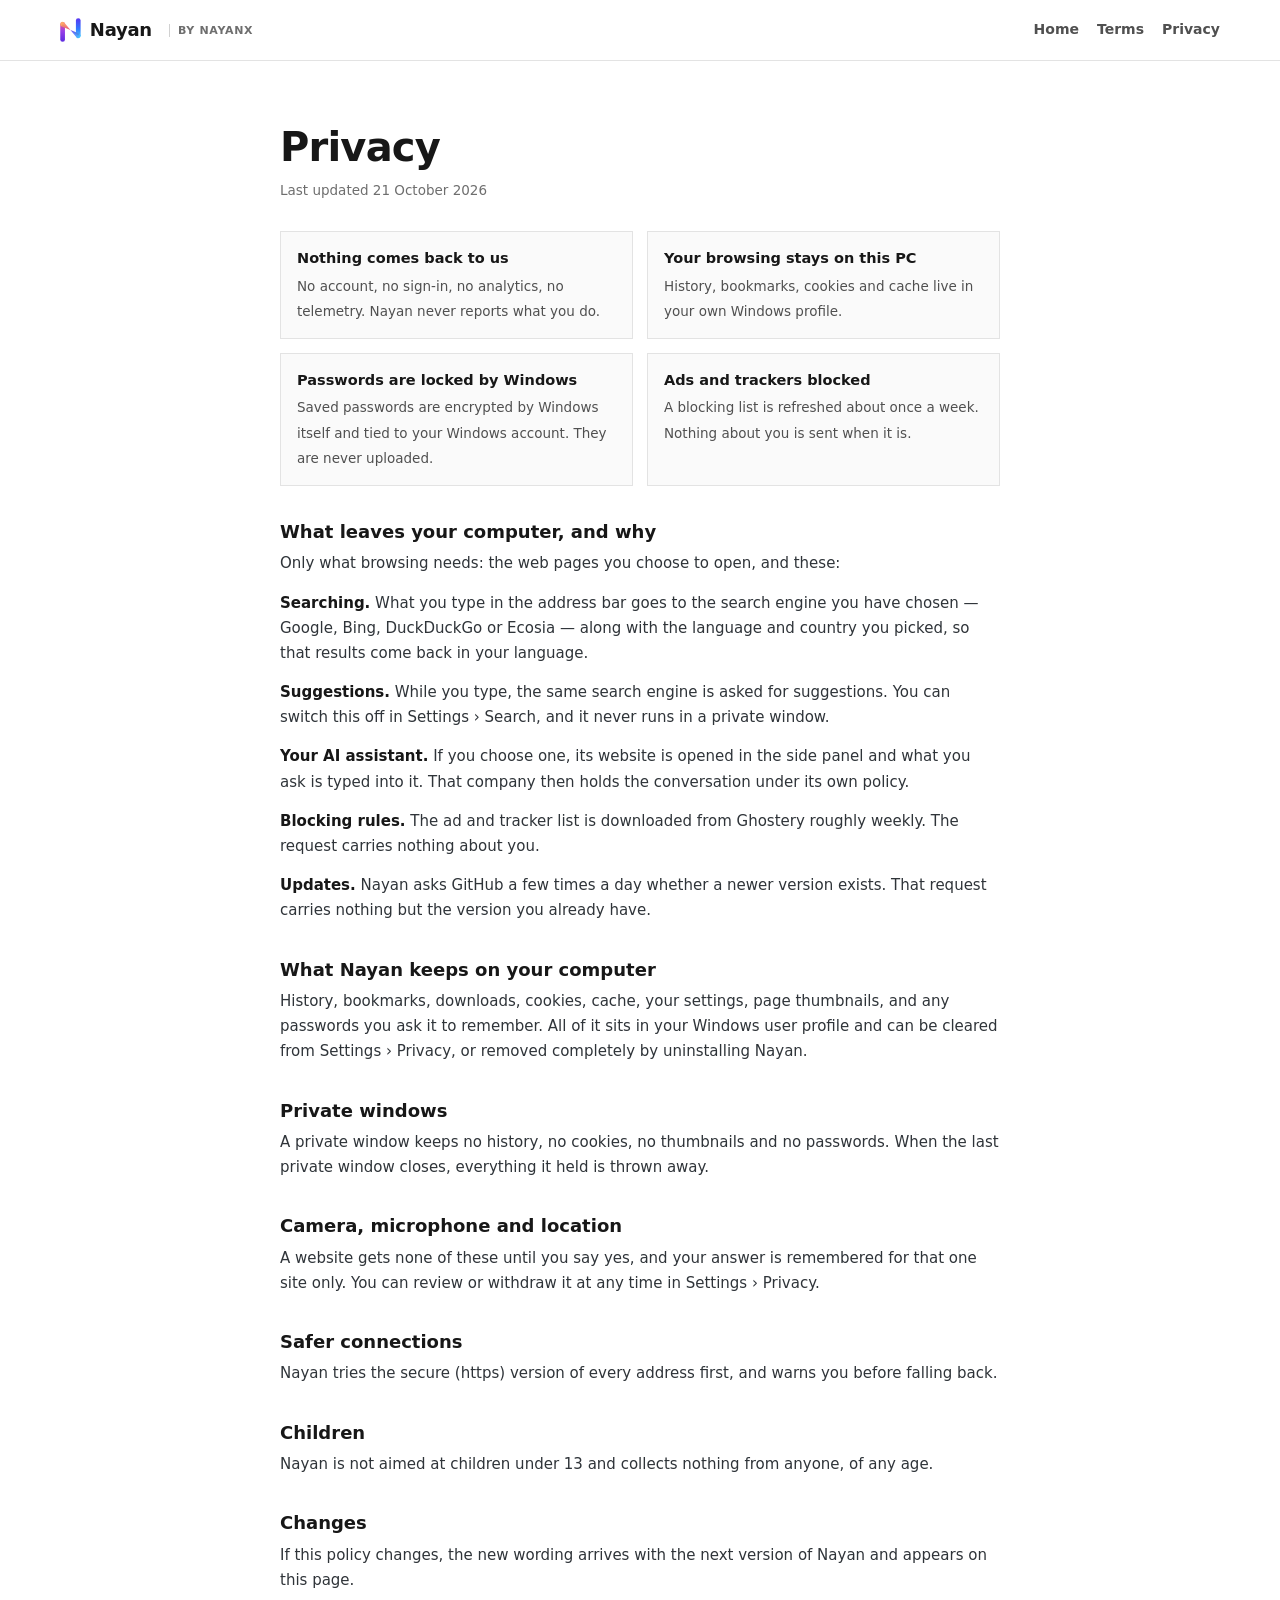
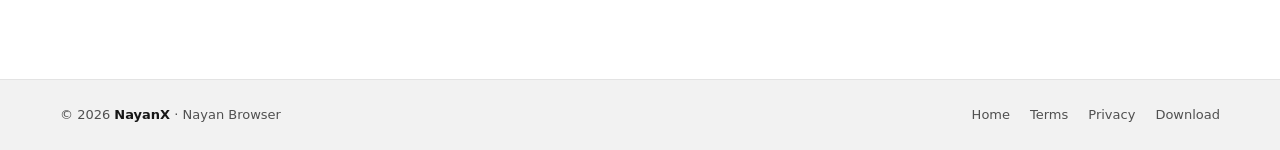
<file: docs/privacy.html>
<!doctype html>
<html lang="en">
<head>
<meta charset="utf-8">
<meta name="viewport" content="width=device-width, initial-scale=1">
<title>Privacy — Nayan</title>
<meta name="description" content="What Nayan keeps on your PC, what leaves it, and what never comes back to NayanX.">
<link rel="icon" href="img/icon.png">
<link rel="stylesheet" href="doc.css">
</head>
<body>
<header><div class="wrap">
  <a class="brand" href="./"><svg viewBox="10 4 80 92" aria-hidden="true"><defs>
<linearGradient id="la" gradientUnits="userSpaceOnUse" x1="0" y1="19" x2="0" y2="95"><stop offset="0" stop-color="#F0547A"/><stop offset=".45" stop-color="#9B3FE6"/><stop offset="1" stop-color="#5B2BE0"/></linearGradient>
<linearGradient id="lb" gradientUnits="userSpaceOnUse" x1="0" y1="5" x2="0" y2="81"><stop offset="0" stop-color="#5A35F2"/><stop offset=".55" stop-color="#2F7BFF"/><stop offset="1" stop-color="#4FD2FF"/></linearGradient>
<linearGradient id="lc" gradientUnits="userSpaceOnUse" x1="12.74" y1="22.68" x2="50" y2="50"><stop offset="0" stop-color="#FFB066"/><stop offset="1" stop-color="#F25A82"/></linearGradient>
<linearGradient id="ld" gradientUnits="userSpaceOnUse" x1="50" y1="50" x2="87.26" y2="77.32"><stop offset="0" stop-color="#7C4DFF"/><stop offset="1" stop-color="#3FC6FF"/></linearGradient></defs>
<g stroke-linecap="round" fill="none"><line x1="20" y1="86" x2="20" y2="28" stroke="url(#la)" stroke-width="18"/><line x1="80" y1="72" x2="80" y2="14" stroke="url(#lb)" stroke-width="18"/></g>
<path d="M14.68 35.26 A9 9 0 0 1 25.32 20.74 L50 50 Z" fill="url(#lc)"/><path d="M85.32 64.74 A9 9 0 0 1 74.68 79.26 L50 50 Z" fill="url(#ld)"/>
<path d="M20 28 L14.68 35.26 L50 50 Z" fill="#3A0A3A" fill-opacity=".08"/><path d="M80 72 L85.32 64.74 L50 50 Z" fill="#0A1A4A" fill-opacity=".12"/></svg><b>Nayan</b><span class="by">by NayanX</span></a>
  <span class="right"><a href="./">Home</a><a href="terms.html">Terms</a><a href="privacy.html">Privacy</a></span>
</div></header>
<main><div class="wrap">
<h1>Privacy</h1>
<p class="meta">Last updated 21 October 2026</p>

<div class="cards">
  <div class="card"><b>Nothing comes back to us</b><span>No account, no sign-in, no analytics, no telemetry. Nayan never reports what you do.</span></div>
  <div class="card"><b>Your browsing stays on this PC</b><span>History, bookmarks, cookies and cache live in your own Windows profile.</span></div>
  <div class="card"><b>Passwords are locked by Windows</b><span>Saved passwords are encrypted by Windows itself and tied to your Windows account. They are never uploaded.</span></div>
  <div class="card"><b>Ads and trackers blocked</b><span>A blocking list is refreshed about once a week. Nothing about you is sent when it is.</span></div>
</div>

<h2>What leaves your computer, and why</h2>
<p>Only what browsing needs: the web pages you choose to open, and these:</p>
<p><strong>Searching.</strong> What you type in the address bar goes to the search engine you have chosen &mdash;
  Google, Bing, DuckDuckGo or Ecosia &mdash; along with the language and country you picked, so that results come back
  in your language.</p>
<p><strong>Suggestions.</strong> While you type, the same search engine is asked for suggestions. You can switch this
  off in Settings &rsaquo; Search, and it never runs in a private window.</p>
<p><strong>Your AI assistant.</strong> If you choose one, its website is opened in the side panel and what you ask is
  typed into it. That company then holds the conversation under its own policy.</p>
<p><strong>Blocking rules.</strong> The ad and tracker list is downloaded from Ghostery roughly weekly. The request
  carries nothing about you.</p>
<p><strong>Updates.</strong> Nayan asks GitHub a few times a day whether a newer version exists. That request carries
  nothing but the version you already have.</p>

<h2>What Nayan keeps on your computer</h2>
<p>History, bookmarks, downloads, cookies, cache, your settings, page thumbnails, and any passwords you ask it to
  remember. All of it sits in your Windows user profile and can be cleared from Settings &rsaquo; Privacy, or removed
  completely by uninstalling Nayan.</p>

<h2>Private windows</h2>
<p>A private window keeps no history, no cookies, no thumbnails and no passwords. When the last private window closes,
  everything it held is thrown away.</p>

<h2>Camera, microphone and location</h2>
<p>A website gets none of these until you say yes, and your answer is remembered for that one site only. You can review
  or withdraw it at any time in Settings &rsaquo; Privacy.</p>

<h2>Safer connections</h2>
<p>Nayan tries the secure (https) version of every address first, and warns you before falling back.</p>

<h2>Children</h2>
<p>Nayan is not aimed at children under 13 and collects nothing from anyone, of any age.</p>

<h2>Changes</h2>
<p>If this policy changes, the new wording arrives with the next version of Nayan and appears on this page.</p>

</div></main>
<footer><div class="wrap">
  <span>© 2026 <b style="color:#171717">NayanX</b> · Nayan Browser</span>
  <span class="right"><a href="./">Home</a><a href="terms.html">Terms</a><a href="privacy.html">Privacy</a>
    <a href="https://github.com/nayanxtech/nayan/releases/latest/download/Nayan-Setup.exe">Download</a></span>
</div></footer>
</body>
</html>
</file>
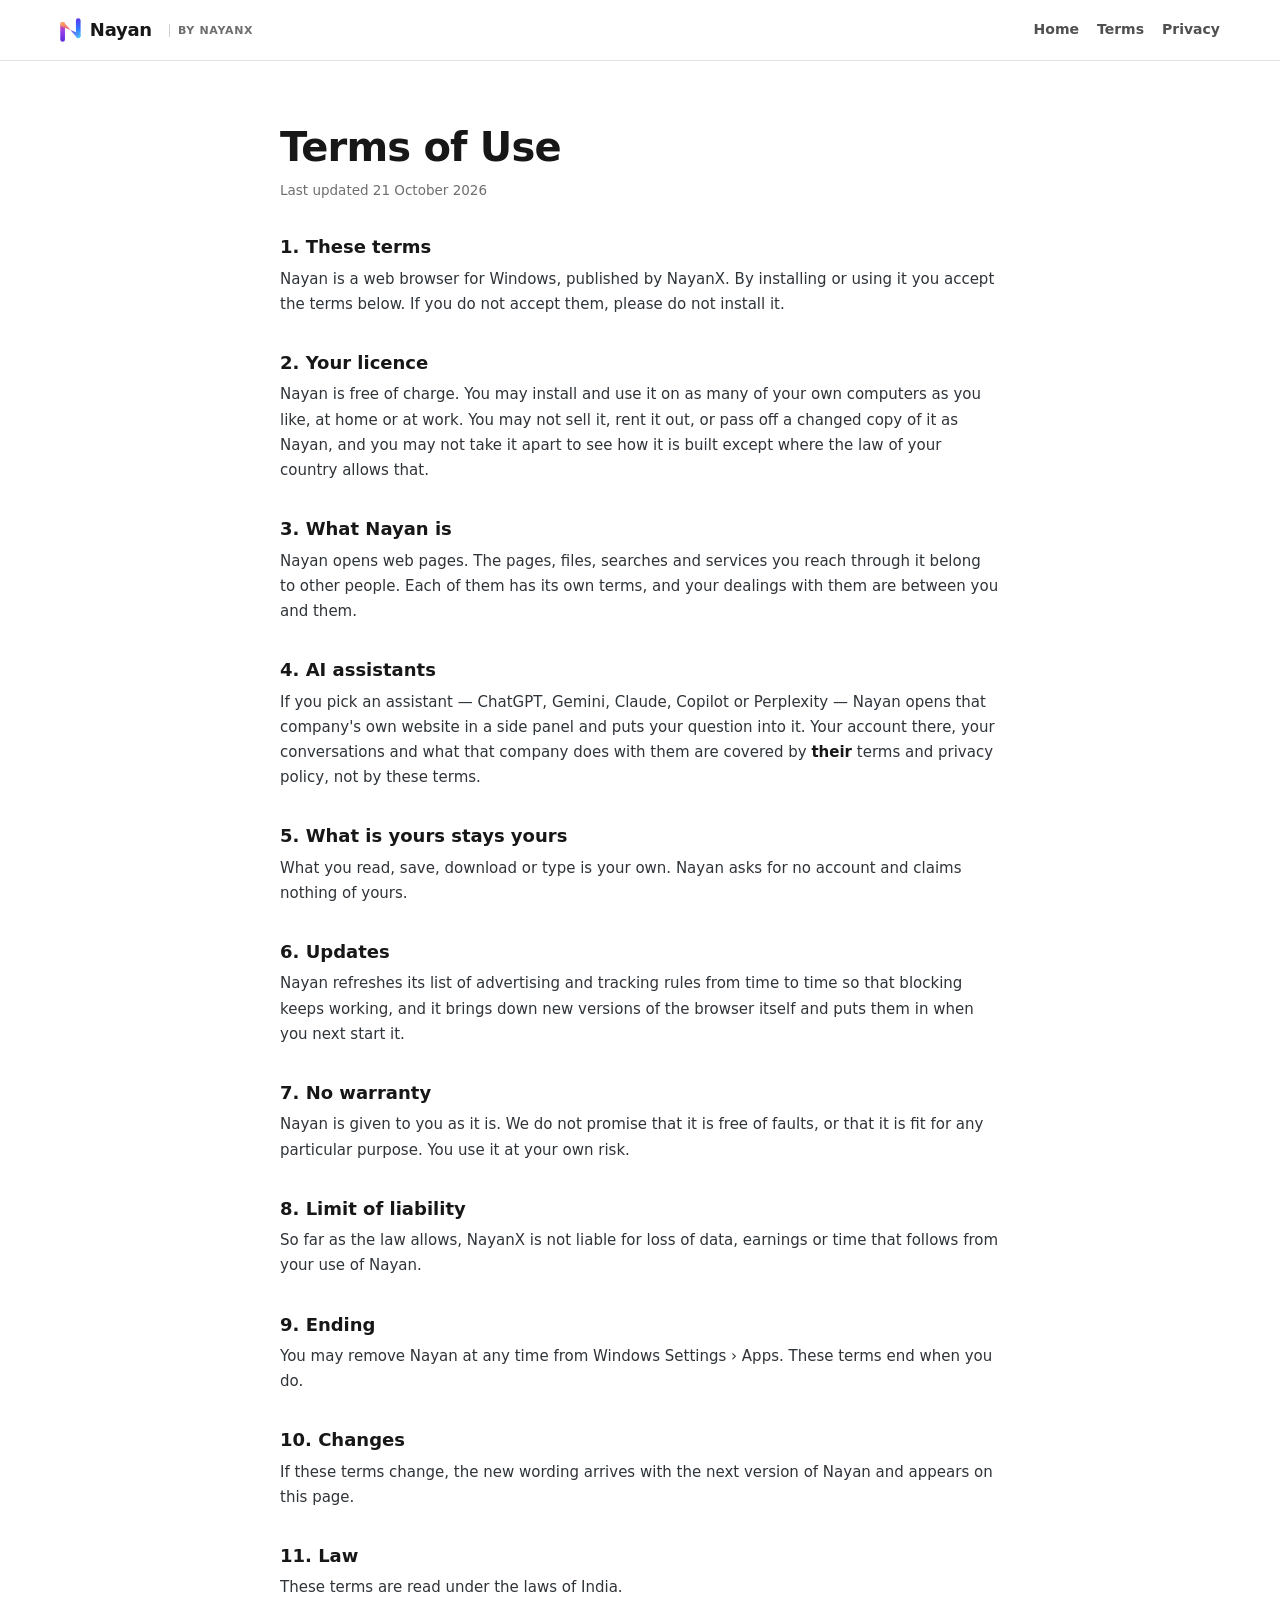
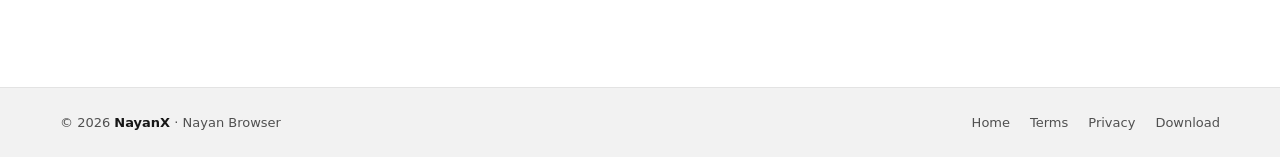
<file: docs/terms.html>
<!doctype html>
<html lang="en">
<head>
<meta charset="utf-8">
<meta name="viewport" content="width=device-width, initial-scale=1">
<title>Terms of Use — Nayan</title>
<meta name="description" content="The terms for using Nayan, the free Windows browser from NayanX.">
<link rel="icon" href="img/icon.png">
<link rel="stylesheet" href="doc.css">
</head>
<body>
<header><div class="wrap">
  <a class="brand" href="./"><svg viewBox="10 4 80 92" aria-hidden="true"><defs>
<linearGradient id="la" gradientUnits="userSpaceOnUse" x1="0" y1="19" x2="0" y2="95"><stop offset="0" stop-color="#F0547A"/><stop offset=".45" stop-color="#9B3FE6"/><stop offset="1" stop-color="#5B2BE0"/></linearGradient>
<linearGradient id="lb" gradientUnits="userSpaceOnUse" x1="0" y1="5" x2="0" y2="81"><stop offset="0" stop-color="#5A35F2"/><stop offset=".55" stop-color="#2F7BFF"/><stop offset="1" stop-color="#4FD2FF"/></linearGradient>
<linearGradient id="lc" gradientUnits="userSpaceOnUse" x1="12.74" y1="22.68" x2="50" y2="50"><stop offset="0" stop-color="#FFB066"/><stop offset="1" stop-color="#F25A82"/></linearGradient>
<linearGradient id="ld" gradientUnits="userSpaceOnUse" x1="50" y1="50" x2="87.26" y2="77.32"><stop offset="0" stop-color="#7C4DFF"/><stop offset="1" stop-color="#3FC6FF"/></linearGradient></defs>
<g stroke-linecap="round" fill="none"><line x1="20" y1="86" x2="20" y2="28" stroke="url(#la)" stroke-width="18"/><line x1="80" y1="72" x2="80" y2="14" stroke="url(#lb)" stroke-width="18"/></g>
<path d="M14.68 35.26 A9 9 0 0 1 25.32 20.74 L50 50 Z" fill="url(#lc)"/><path d="M85.32 64.74 A9 9 0 0 1 74.68 79.26 L50 50 Z" fill="url(#ld)"/>
<path d="M20 28 L14.68 35.26 L50 50 Z" fill="#3A0A3A" fill-opacity=".08"/><path d="M80 72 L85.32 64.74 L50 50 Z" fill="#0A1A4A" fill-opacity=".12"/></svg><b>Nayan</b><span class="by">by NayanX</span></a>
  <span class="right"><a href="./">Home</a><a href="terms.html">Terms</a><a href="privacy.html">Privacy</a></span>
</div></header>
<main><div class="wrap">
<h1>Terms of Use</h1>
<p class="meta">Last updated 21 October 2026</p>

<h2>1. These terms</h2>
<p>Nayan is a web browser for Windows, published by NayanX. By installing or using it you accept the terms below.
  If you do not accept them, please do not install it.</p>

<h2>2. Your licence</h2>
<p>Nayan is free of charge. You may install and use it on as many of your own computers as you like, at home or at
  work. You may not sell it, rent it out, or pass off a changed copy of it as Nayan, and you may not take it apart
  to see how it is built except where the law of your country allows that.</p>

<h2>3. What Nayan is</h2>
<p>Nayan opens web pages. The pages, files, searches and services you reach through it belong to other people.
  Each of them has its own terms, and your dealings with them are between you and them.</p>

<h2>4. AI assistants</h2>
<p>If you pick an assistant &mdash; ChatGPT, Gemini, Claude, Copilot or Perplexity &mdash; Nayan opens that company's
  own website in a side panel and puts your question into it. Your account there, your conversations and what that
  company does with them are covered by <strong>their</strong> terms and privacy policy, not by these terms.</p>

<h2>5. What is yours stays yours</h2>
<p>What you read, save, download or type is your own. Nayan asks for no account and claims nothing of yours.</p>

<h2>6. Updates</h2>
<p>Nayan refreshes its list of advertising and tracking rules from time to time so that blocking keeps working, and
  it brings down new versions of the browser itself and puts them in when you next start it.</p>

<h2>7. No warranty</h2>
<p>Nayan is given to you as it is. We do not promise that it is free of faults, or that it is fit for any particular
  purpose. You use it at your own risk.</p>

<h2>8. Limit of liability</h2>
<p>So far as the law allows, NayanX is not liable for loss of data, earnings or time that follows from your use of
  Nayan.</p>

<h2>9. Ending</h2>
<p>You may remove Nayan at any time from Windows Settings &rsaquo; Apps. These terms end when you do.</p>

<h2>10. Changes</h2>
<p>If these terms change, the new wording arrives with the next version of Nayan and appears on this page.</p>

<h2>11. Law</h2>
<p>These terms are read under the laws of India.</p>

</div></main>
<footer><div class="wrap">
  <span>© 2026 <b style="color:#171717">NayanX</b> · Nayan Browser</span>
  <span class="right"><a href="./">Home</a><a href="terms.html">Terms</a><a href="privacy.html">Privacy</a>
    <a href="https://github.com/nayanxtech/nayan/releases/latest/download/Nayan-Setup.exe">Download</a></span>
</div></footer>
</body>
</html>
</file>
<file: docs/doc.css>
/* A plain reading page, in the same hand as the rest of the site. */
:root { --bg: #fff; --band: #F2F2F2; --ink: #171717; --ink-2: #505050; --ink-3: #6E6E6E; --line: #E3E3E3; --blue: #0067B8;
  --f: "Segoe UI Variable Text", "Segoe UI", system-ui, -apple-system, Roboto, Arial, sans-serif;
  --fd: "Segoe UI Variable Display", "Segoe UI Semibold", "Segoe UI", system-ui, Arial, sans-serif; color-scheme: light; }
* { box-sizing: border-box; }
body { margin: 0; background: var(--bg); color: var(--ink); font: 400 15px/1.68 var(--f); -webkit-font-smoothing: antialiased; }
a { color: var(--blue); }
.wrap { max-width: 760px; margin: 0 auto; padding: 0 20px; }
header { border-bottom: 1px solid var(--line); background: rgba(255,255,255,.9); position: sticky; top: 0; backdrop-filter: blur(14px); }
header .wrap { max-width: 1200px; display: flex; align-items: center; gap: 10px; height: 60px; }
header a.brand { display: flex; align-items: center; gap: 9px; text-decoration: none; color: var(--ink); }
header svg { height: 24px; width: auto; overflow: visible; }
header b { font: 600 18px/1 var(--fd); letter-spacing: -.015em; }
header .by { font: 600 11px var(--f); letter-spacing: .06em; text-transform: uppercase; color: var(--ink-3);
  border-left: 1px solid #D1D1D1; margin-left: 8px; padding-left: 8px; }
header .right { margin-left: auto; display: flex; gap: 18px; font-size: 14px; font-weight: 600; }
header .right a { color: var(--ink-2); text-decoration: none; }
header .right a:hover { color: var(--ink); }
main { padding: clamp(32px, 5vw, 64px) 0 72px; }
h1 { font: 600 clamp(28px, 4vw, 40px)/1.14 var(--fd); letter-spacing: -.02em; margin: 0 0 8px; }
.meta { color: var(--ink-3); font-size: 13.5px; margin-bottom: 30px; }
h2 { font: 600 18px/1.3 var(--fd); margin: 34px 0 8px; }
p { margin: 0 0 14px; color: #2F3439; }
strong { color: var(--ink); }
.cards { display: grid; grid-template-columns: repeat(2, minmax(0,1fr)); gap: 14px; margin: 24px 0 8px; }
.card { border: 1px solid var(--line); background: #FAFAFA; padding: 14px 16px; }
.card b { display: block; font-size: 14.5px; margin-bottom: 3px; }
.card span { font-size: 13.5px; color: var(--ink-2); line-height: 1.5; }
@media (max-width: 700px) { .cards { grid-template-columns: 1fr; } }
footer { border-top: 1px solid var(--line); background: var(--band); color: var(--ink-2); font-size: 13px; }
footer .wrap { max-width: 1200px; padding-block: 24px; display: flex; gap: 18px; flex-wrap: wrap; }
footer a { color: var(--ink-2); text-decoration: none; }
footer .right { margin-left: auto; display: flex; gap: 20px; }
</file>
